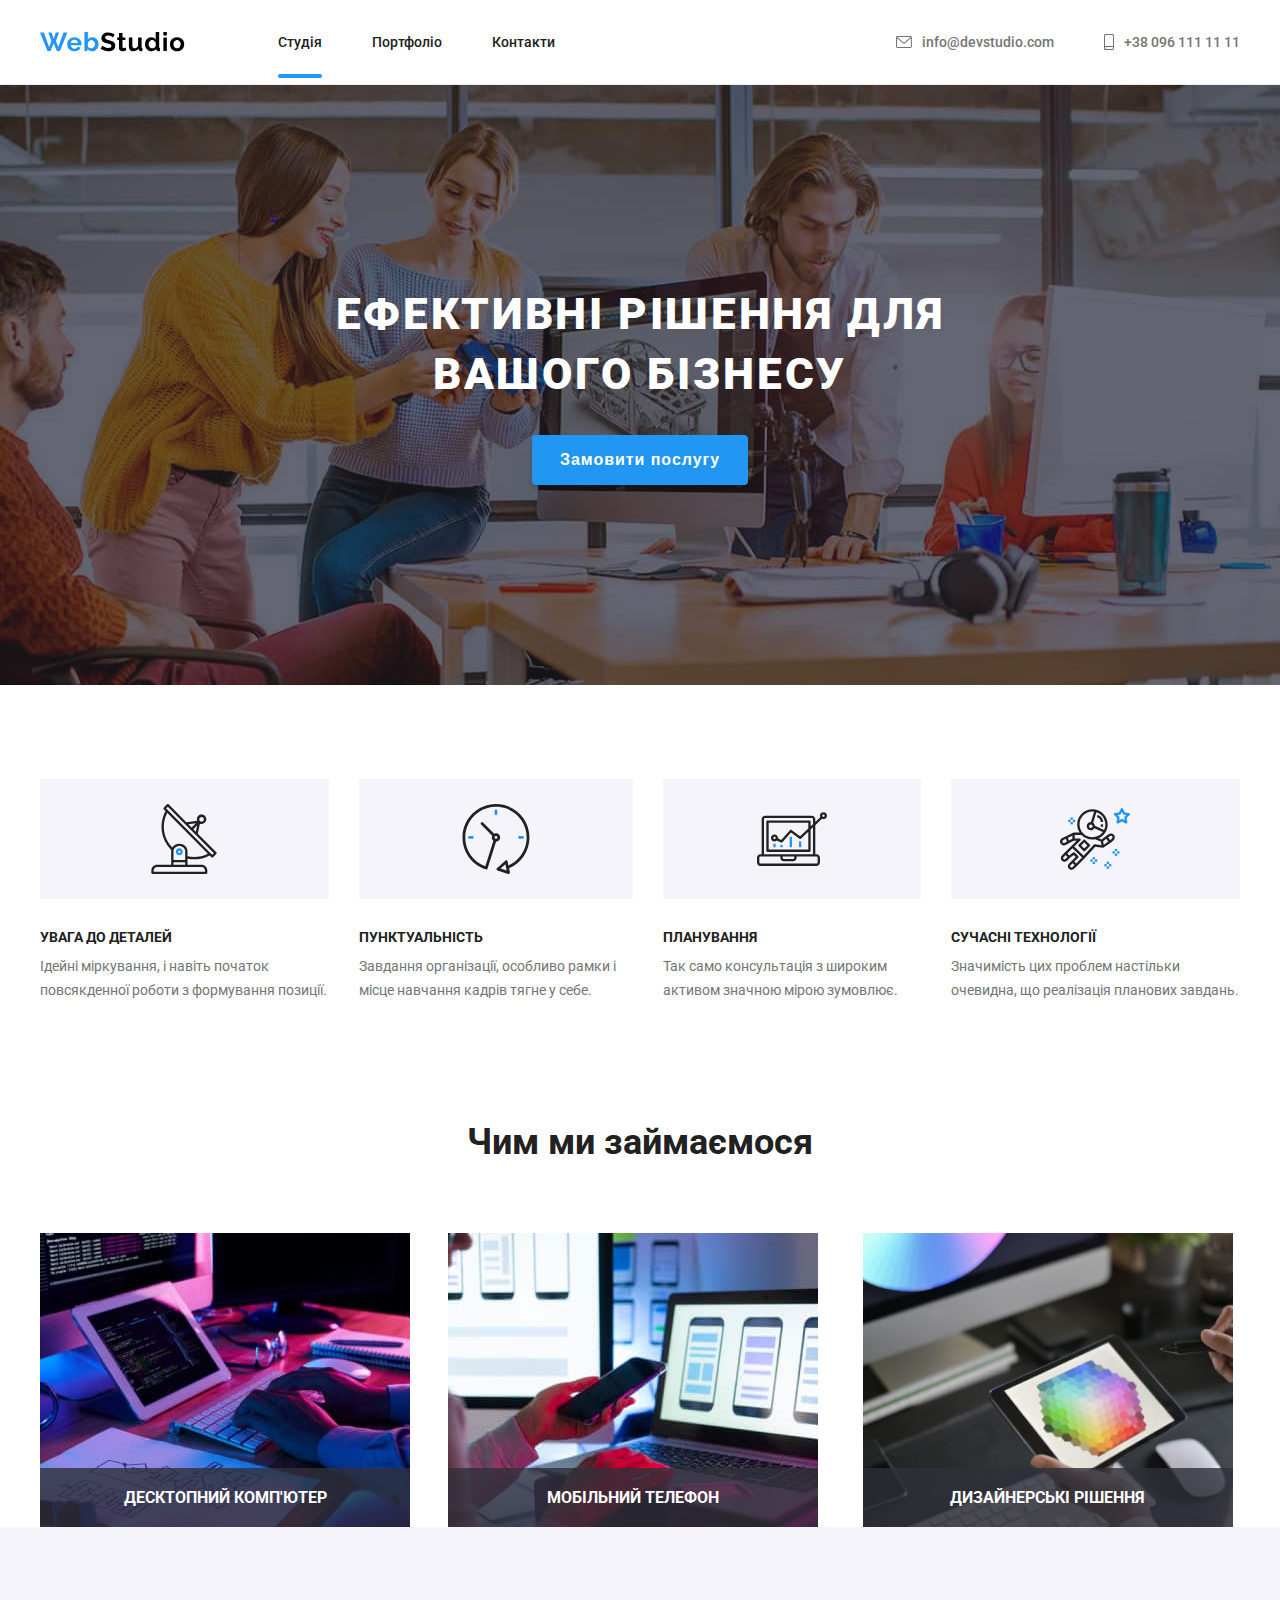
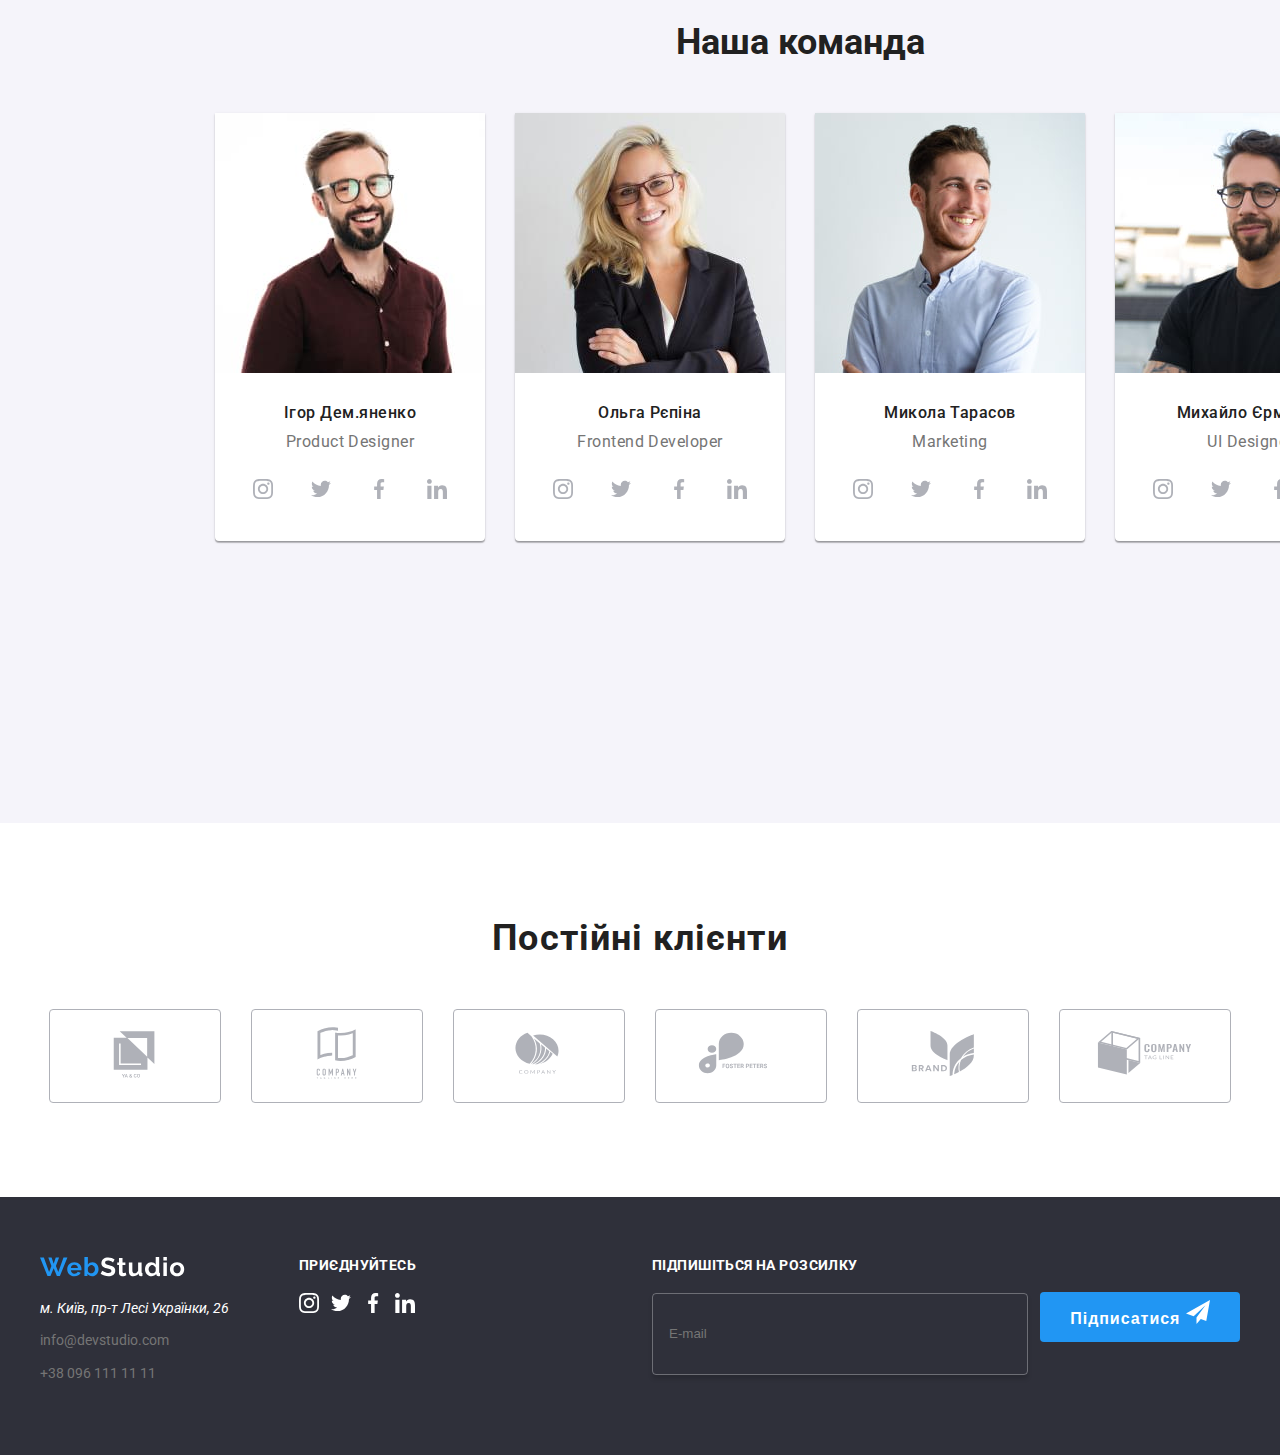
<file: index.html>
<!DOCTYPE html>
<html lang="uk">
  <head>
    <meta charset="UTF-8" />
    <meta name="viewport" content="width=device-width, initial-scale=1.0" />
    <title>WebStudio</title>
    <link rel="preconnect" href="https://fonts.googleapis.com" />
    <link rel="preconnect" href="https://fonts.gstatic.com" crossorigin />
    <link
      href="https://fonts.googleapis.com/css2?family=Roboto:wght@400;500;700;900&display=swap"
      rel="stylesheet"
    />
    <link
      rel="stylesheet"
      href="https://cdnjs.cloudflare.com/ajax/libs/modern-normalize/2.0.0/modern-normalize.css"
      integrity="sha512-gA2Bvu0/hw4oj0Lp8ZHjK+o3S4BE5m8d/wNVy6ktKLhHKPpWLQwv9ixzuWirWOakoJqlBdePq2NhoCaUOQ5npQ=="
      crossorigin="anonymous"
      referrerpolicy="no-referrer"
    />
    <link rel="stylesheet" href="./src/css/main.css" />
  </head>
  <body>
    <!-- menu -->
    <header class="header">
      <div class="container header__container">
        <a href="#" class="logo"
          ><img class="logo__image" src="./src/img/logo.svg" alt="WebStudio"
        /></a>
        <nav class="nav">
          <ul class="nav__list">
            <li class="nav__item">
              <a class="nav__link nav__link--current" href="#">Студія</a>
            </li>
            <li class="nav__item">
              <a class="nav__link" href="./src/pages/portfolio.html"
                >Портфоліо</a
              >
            </li>
            <li class="nav__item">
              <a class="nav__link" href="#">Контакти</a>
            </li>
          </ul>
        </nav>
        <div class="contacts">
          <ul class="contacts__list">
            <li class="contacts__item">
              <a class="contacts__link" href="mailto:info@devstudio.com"
                ><svg class="contacts__icon contacts__icon--email">
                  <use href="./src/img/symbol-defs.svg#icon-emailcons"></use>
                </svg>
                info@devstudio.com</a
              >
            </li>
            <li class="contacts__item">
              <a class="contacts__link" href="tel:+380961111111">
                <svg class="contacts__icon contacts__icon--tel">
                  <use href="./src/img/symbol-defs.svg#icon-smartphone"></use>
                </svg>
                +38 096 111 11 11</a
              >
            </li>
          </ul>
        </div>
      </div>
    </header>
    <!-- end menu -->
    <main class="main">
      <!-- main head -->
      <section class="hero">
        <div class="container hero__container">
          <h2 class="hero__title">Ефективні рішення для вашого бізнесу</h2>
          <button class="hero__btn btn" data-modal-open>
            Замовити послугу
          </button>
        </div>
      </section>
      <!-- end main head -->
      <!-- modal window -->

      <div class="backdrop is-hidden" data-modal>
        <div class="modal">
          <button class="modal__button" data-modal-close type="button">
            <svg class="modal__icon">
              <use href="./src/img/symbol-defs.svg#icon-dagger"></use>
            </svg>
          </button>

          <h2 class="modal__title">Залиште свої дані, ми вам передзвонимо</h2>
          <form class="contact-form" action="#">
            <div class="contact-form__group">
              <label class="contact-form__label" for="username">Ім'я</label>
              <div class="contact-form__field">
                <svg class="contact-form__icon">
                  <use href="./src/img/symbol-defs.svg#icon-people"></use>
                </svg>
                <input
                  class="contact-form__input"
                  id="username"
                  name="name"
                  type="text"
                />
              </div>
            </div>

            <div class="contact-form__group">
              <label class="contact-form__label" for="phone">Телефон</label>
              <div class="contact-form__field">
                <svg class="contact-form__icon">
                  <use href="./src/img/symbol-defs.svg#icon-tel"></use>
                </svg>
                <input
                  class="contact-form__input"
                  id="phone"
                  name="phone"
                  type="text"
                />
              </div>
            </div>
            <div class="contact-form__group">
              <label class="contact-form__label" for="email">Адреса</label>
              <div class="contact-form__field">
                <svg class="contact-form__icon">
                  <use href="./src/img/symbol-defs.svg#icon-em"></use>
                </svg>
                <input
                  class="contact-form__input"
                  id="email"
                  name="email"
                  type="email"
                />
              </div>
            </div>
            <div class="contact-form__group">
              <label class="contact-form__label" for="comment">Коментар</label>
              <div class="contact-form__field">
                <textarea
                  class="contact-form__comment"
                  id="comment"
                  name="comment"
                  type="comment"
                  placeholder="Введіть текст"
                >
                </textarea>
              </div>
            </div>
            <div class="contact-form__group">
              <label class="contact-form__condition">
                <input
                  class="contact-form__checkbox"
                  type="checkbox"
                  id="check"
                  name="check"
                />
                <span class="contact-form__text">
                  Погоджуюся з розсилкою та приймаю
                </span>
                <a class="contact-form__link" href="Умови договору"
                  >Умови договору</a
                >
              </label>
            </div>
            <button class="contact-form__btn btn" type="submit">
              Відправити
            </button>
          </form>
        </div>
      </div>
      <!-- end modal window -->

      <!-- features -->
      <section class="features">
        <div class="container">
          <ul class="features__list">
            <li class="features__item">
              <h3 class="features__title">Увага до деталей</h3>
              <p class="features__text">
                Ідейні міркування, і навіть початок повсякденної роботи з
                формування позиції.
              </p>
            </li>
            <li class="features__item">
              <h3 class="features__title">Пунктуальність</h3>
              <p class="features__text">
                Завдання організації, особливо рамки і місце навчання кадрів
                тягне у себе.
              </p>
            </li>
            <li class="features__item">
              <h3 class="features__title">Планування</h3>
              <p class="features__text">
                Так само консультація з широким активом значною мірою зумовлює.
              </p>
            </li>
            <li class="features__item">
              <h3 class="features__title">Сучасні технології</h3>
              <p class="features__text">
                Значимість цих проблем настільки очевидна, що реалізація
                планових завдань.
              </p>
            </li>
          </ul>
        </div>
      </section>
      <!-- features end -->
      <!-- work -->

      <!-- work 2-->
      <section class="work">
        <div class="container">
          <h2 class="work__title">Чим ми займаємося</h2>

          <ul class="work__list">
            <li class="work__item">
              <img
                class="work__img"
                src="./src/img/studio/tablet.jpg"
                alt="Десктопний комп'ютер"
              />
              <div class="work__overlay overlay-work">
                <span class="overlay-work__text">Десктопний комп'ютер</span>
              </div>
            </li>

            <ul class="work__list">
              <li class="work__item">
                <img
                  class="work__img"
                  src="./src/img/studio/mobile-phone.jpg"
                  alt="Мобільний телефон"
                />
                <div class="work__overlay overlay-work">
                  <span class="overlay-work__text">Мобільний телефон</span>
                </div>
              </li>
            </ul>

            <ul class="work__list">
              <li class="work__item">
                <img
                  class="work__img"
                  src="./src/img/studio/design-solutions.jpg"
                  alt="Дизайнерські рішення"
                />
                <div class="work__overlay overlay-work">
                  <span class="overlay-work__text">Дизайнерські рішення</span>
                </div>
              </li>
            </ul>
          </ul>
        </div>
      </section>

      <!-- work end -->
      <!-- team -->
      <section class="team">
        <div class="container">
          <h2 class="team__title">Наша команда</h2>
          <div class="team__workers">
            <article class="team-worker">
              <img
                class="team-worker__img"
                src="./src/img/studio/ihor-demyanenko.jpg"
                alt="Product Designer"
              />
              <p class="team-worker__name">Ігор Дем.яненко</p>
              <p class="team-worker__position">Product Designer</p>
              <ul class="social">
                <li class="social__item">
                  <a class="social__link" href="#">
                    <svg class="social__icon">
                      <use
                        href="./src/img/symbol-defs.svg#icon-instagram"
                      ></use>
                    </svg>
                  </a>
                </li>
                <li class="social__item">
                  <a class="social__link" href="#">
                    <svg class="social__icon">
                      <use href="./src/img/symbol-defs.svg#icon-twitter"></use>
                    </svg>
                  </a>
                </li>
                <li class="social__item">
                  <a class="social__link" href="#">
                    <svg class="social__icon">
                      <use href="./src/img/symbol-defs.svg#icon-facebook"></use>
                    </svg>
                  </a>
                </li>
                <li class="social__item">
                  <a class="social__link" href="#">
                    <svg class="social__icon">
                      <use href="./src/img/symbol-defs.svg#icon-linkedin"></use>
                    </svg>
                  </a>
                </li>
              </ul>
            </article>
            <article class="team-worker">
              <img
                class="team-worker__img"
                src="./src/img/studio/olga-repina.jpg"
                alt="Frontend Developer"
              />
              <p class="team-worker__name">Ольга Рєпіна</p>
              <p class="team-worker__position">Frontend Developer</p>
              <ul class="social">
                <li class="social__item">
                  <a class="social__link" href="#">
                    <svg class="social__icon">
                      <use
                        href="./src/img/symbol-defs.svg#icon-instagram"
                      ></use>
                    </svg>
                  </a>
                </li>
                <li class="social__item">
                  <a class="social__link" href="#">
                    <svg class="social__icon">
                      <use href="./src/img/symbol-defs.svg#icon-twitter"></use>
                    </svg>
                  </a>
                </li>
                <li class="social__item">
                  <a class="social__link" href="#">
                    <svg class="social__icon">
                      <use href="./src/img/symbol-defs.svg#icon-facebook"></use>
                    </svg>
                  </a>
                </li>
                <li class="social__item">
                  <a class="social__link" href="#">
                    <svg class="social__icon">
                      <use href="./src/img/symbol-defs.svg#icon-linkedin"></use>
                    </svg>
                  </a>
                </li>
              </ul>
            </article>
            <article class="team-worker">
              <img
                class="team-worker__img"
                src="./src/img/studio/mykola-tarasov.jpg"
                alt="Marketing"
              />
              <p class="team-worker__name">Микола Тарасов</p>
              <p class="team-worker__position">Marketing</p>
              <ul class="social">
                <li class="social__item">
                  <a class="social__link" href="#">
                    <svg class="social__icon">
                      <use
                        href="./src/img/symbol-defs.svg#icon-instagram"
                      ></use>
                    </svg>
                  </a>
                </li>
                <li class="social__item">
                  <a class="social__link" href="#">
                    <svg class="social__icon">
                      <use href="./src/img/symbol-defs.svg#icon-twitter"></use>
                    </svg>
                  </a>
                </li>
                <li class="social__item">
                  <a class="social__link" href="#">
                    <svg class="social__icon">
                      <use href="./src/img/symbol-defs.svg#icon-facebook"></use>
                    </svg>
                  </a>
                </li>
                <li class="social__item">
                  <a class="social__link" href="#">
                    <svg class="social__icon">
                      <use href="./src/img/symbol-defs.svg#icon-linkedin"></use>
                    </svg>
                  </a>
                </li>
              </ul>
            </article>
            <article class="team-worker">
              <img
                class="team-worker__img"
                src="./src/img/studio/mykhailo-yermakov.jpg"
                alt="UI Designer"
              />
              <p class="team-worker__name">Михайло Єрмаков</p>
              <p class="team-worker__position">UI Designer</p>
              <ul class="social">
                <li class="social__item">
                  <a class="social__link" href="#">
                    <svg class="social__icon">
                      <use
                        href="./src/img/symbol-defs.svg#icon-instagram"
                      ></use>
                    </svg>
                  </a>
                </li>
                <li class="social__item">
                  <a class="social__link" href="#">
                    <svg class="social__icon">
                      <use href="./src/img/symbol-defs.svg#icon-twitter"></use>
                    </svg>
                  </a>
                </li>
                <li class="social__item">
                  <a class="social__link" href="#">
                    <svg class="social__icon">
                      <use href="./src/img/symbol-defs.svg#icon-facebook"></use>
                    </svg>
                  </a>
                </li>
                <li class="social__item">
                  <a class="social__link" href="#">
                    <svg class="social__icon">
                      <use href="./src/img/symbol-defs.svg#icon-linkedin"></use>
                    </svg>
                  </a>
                </li>
              </ul>
            </article>
          </div>
        </div>
      </section>
      <section class="customers__regular">
        <div class="customers__section">
          <h2 class="customers__title">Постійні клієнти</h2>
          <ul class="customers__item">
            <li class="customers__list">
              <a class="customers__card" href="#">
                <svg class="customers__images">
                  <use href="./src/img/symbol-defs.svg#icon-logo-01"></use>
                </svg>
              </a>
            </li>

            <li class="customers__list">
              <a class="customers__card" href="#">
                <svg class="customers__images">
                  <use href="./src/img/symbol-defs.svg#icon-logo-02"></use>
                </svg>
              </a>
            </li>

            <li class="customers__list">
              <a class="customers__card" href="#">
                <svg class="customers__images">
                  <use href="./src/img/symbol-defs.svg#icon-logo-03"></use>
                </svg>
              </a>
            </li>

            <li class="customers__list">
              <a class="customers__card" href="#">
                <svg class="customers__images">
                  <use href="./src/img/symbol-defs.svg#icon-logo-04"></use>
                </svg>
              </a>
            </li>

            <li class="customers__list">
              <a class="customers__card" href="#">
                <svg class="customers__images">
                  <use href="./src/img/symbol-defs.svg#icon-logo-05"></use>
                </svg>
              </a>
            </li>

            <li class="customers__list">
              <a class="customers__card" href="#">
                <svg class="customers__images">
                  <use href="./src/img/symbol-defs.svg#icon-logo-06"></use>
                </svg>
              </a>
            </li>
          </ul>
        </div>
      </section>
      <!-- team end -->
    </main>
    <!-- footer -->
    <footer class="footer">
      <div class="container footer__container">
        <div class="footer__logocontact">
          <div class="footer__logo">
            <a href="#"
              ><img
                class="footer__images"
                src="./src/img/footer-logo.svg"
                alt="WebStudio"
            /></a>
          </div>
          <div class="footer__contact">
            <ul class="contact__info">
              <li class="contact__item">
                <address class="contact__address">
                  м. Київ, пр-т Лесі Українки, 26
                </address>
              </li>
              <li class="contact__item">
                <a class="contact__link" href="mailto:info@devstudio.com"
                  >info@devstudio.com</a
                >
              </li>
              <li class="contact__item">
                <a class="contact__link" href="tel:+380961111111"
                  >+38 096 111 11 11</a
                >
              </li>
            </ul>
          </div>
        </div>
        <div class="footer__accession">
          <h2 class="accession__title">приєднуйтесь</h2>
          <ul class="accession__item">
            <li class="accession__list">
              <a class="accession__link" href="#">
                <svg class="accession__images">
                  <use href="./src/img/symbol-defs.svg#icon-instagram"></use>
                </svg>
              </a>
            </li>
            <li class="accession__list">
              <a class="accession__link" href="#">
                <svg class="accession__images">
                  <use href="./src/img/symbol-defs.svg#icon-twitter"></use>
                </svg>
              </a>
            </li>
            <li class="accession__list">
              <a class="accession__link" href="#">
                <svg class="accession__images">
                  <use href="./src/img/symbol-defs.svg#icon-facebook"></use>
                </svg>
              </a>
            </li>
            <li class="accession__list">
              <a class="accession__link" href="#">
                <svg class="accession__images">
                  <use href="./src/img/symbol-defs.svg#icon-linkedin"></use>
                </svg>
              </a>
            </li>
          </ul>
        </div>
        <div class="footer__write">
          <h2 class="footer__title">Підпишіться на розсилку</h2>
          <form>
            <label class="footer__info" for="email" hidden>Адреса</label>
            <input
              class="footer__writer"
              id="email"
              name="email"
              type="text"
              placeholder="E-mail"
            />
          </form>
        </div>

        <div class="button__footer">
          <button class="footer__button">
            Підписатися
            <svg class="footer__svg">
              <use href="./src/img/symbol-defs.svg#icon-telegram"></use>
            </svg>
          </button>
        </div>
      </div>
    </footer>
    <!-- footer end -->
    <script src="./src/js/modal.js"></script>
  </body>
</html>
</file>
<file: src/css/main.css>
:root {
  --colorBackgroundPrimary: #2f303a;
  --colorTextPrimary: #212121;
  --colorTextSecondary: #757575;
  --colorTextTertiary: #ffffff;
  --colorBackgroundSecondary: #f5f4fa;
  --colorTextAdditional: #eeeeee;
  --colorHover: #2196f3;
  --colorLine: #ececec;
}

* {
  margin: 0;
  padding: 0;
}

a {
  text-decoration: none;
}

ul {
  list-style: none;
}

input {
  border: none;
  outline: none;
}

body {
  font-family: "Roboto", sans-serif;
  font-weight: 400;
  font-size: 14px;
}

img {
  display: block;
  width: 100%;
  height: 100%;
}

.customers__title {
  font-weight: 700;
  font-size: 36px;
  letter-spacing: 0.03em;
  text-align: center;
  color: var(--colorTextPrimary);
  padding-top: 94px;
  cursor: pointer;
}

@keyframes spin {
  0% {
    transform: rotate(0deg);
  }
  100% {
    transform: rotate(360deg);
  }
}
.rotate {
  animation: spin 2s cubic-bezier(0.4, 0, 0.2, 1) 1;
}

.customers__item {
  display: flex;
  gap: 30px;
  justify-content: center;
  padding-bottom: 94px;
  padding-top: 50px;
}

.customers__list {
  border: 1px solid #afb1b8;
  border-radius: 4px;
  width: 170px;
  height: 92px;
  display: flex;
  justify-content: center;
  align-items: center;
  transition-duration: 250ms;
  transition-timing-function: cubic-bezier(0.4, 0, 0.2, 1);
  transition-property: border-color;
}

.customers__images {
  width: 106px;
  height: 60px;
  fill: #afb1b8;
  transition-duration: 250ms;
  transition-timing-function: cubic-bezier(0.4, 0, 0.2, 1);
  transition-property: fill;
}

.customers__list:hover {
  border-color: var(--colorHover);
}

.customers__images:hover {
  fill: var(--colorHover);
}

.features {
  padding-top: 94px;
  padding-bottom: 118px;
}

.features__item::before {
  content: "";
  display: block;
  height: 120px;
  background-color: var(--colorBackgroundSecondary);
  background-image: url(../img/studio/attention-to-deta.svg);
  background-repeat: no-repeat;
  background-position: center;
  margin-bottom: 30px;
}

.features__item:nth-child(2)::before {
  background-image: url(../img/studio/punctuality.svg);
}

.features__item:nth-child(3)::before {
  background-image: url(../img/studio/planning.svg);
}

.features__item:nth-child(4)::before {
  background-image: url(../img/studio/modern-technology.svg);
}

.features__list {
  display: flex;
  justify-content: space-between;
  -moz-column-gap: 30px;
       column-gap: 30px;
}

.features__title {
  text-transform: uppercase;
  padding-bottom: 10px;
  font-weight: 700;
  font-size: 14px;
  color: var(--colorTextPrimary);
}

.features__text {
  font-weight: 400;
  line-height: 1.71;
  font-size: 14px;
  color: var(--colorTextSecondary);
}

.header {
  font-size: 14px;
  font-weight: 500;
  border-bottom: 1px solid var(--colorLine);
  padding-top: 32px;
  padding-bottom: 32px;
}

.header__container {
  display: flex;
  -moz-column-gap: 93px;
       column-gap: 93px;
  align-items: center;
}

.nav__list {
  display: flex;
  justify-content: space-between;
  align-items: center;
  -moz-column-gap: 50px;
       column-gap: 50px;
}

.nav__link {
  color: var(--colorTextPrimary);
  transition-property: color;
  transition-duration: 250ms;
  transition-timing-function: cubic-bezier(0.4, 0, 0.2, 1);
  position: relative;
}

.nav__link:hover {
  color: var(--colorHover);
}

.nav__link::after {
  content: "";
  position: absolute;
  left: 0;
  bottom: -28px;
  width: 100%;
  height: 4px;
  border-radius: 2px;
  background-color: var(--colorHover);
  opacity: 0;
  transition-duration: 250ms;
  transition-timing-function: cubic-bezier(0.4, 0, 0.2, 1);
  transition-property: opacity;
}

.nav__link:hover::after {
  opacity: 1;
}

.nav__link--current::after {
  opacity: 1;
}

.hero {
  background-image: linear-gradient(to right, rgba(45, 46, 54, 0.4), rgba(45, 46, 54, 0.4)), url(../img/studio/background-hero.jpg);
  padding-top: 200px;
  padding-bottom: 200px;
  background-repeat: no-repeat;
  background-size: cover;
  background-position: center;
}

.hero__container {
  display: flex;
  flex-direction: column;
  justify-content: center;
  align-items: center;
  row-gap: 30px;
}

.hero__title {
  max-width: 696px;
  font-weight: 900;
  line-height: 1.36;
  font-size: 44px;
  line-height: 1.36;
  letter-spacing: 0.06em;
  text-transform: uppercase;
  color: #ffffff;
  width: 696px;
  text-align: center;
  display: inline-block;
  cursor: pointer;
  transition-duration: 250ms;
  transition-timing-function: cubic-bezier(0.4, 0, 0.2, 1);
  transition-property: animation;
}

.hero__title:hover {
  animation: disappearReappear 0.5s ease-in-out;
}

.backdrop {
  position: fixed;
  top: 0;
  left: 0;
  width: 100%;
  height: 100%;
  background-color: rgba(0, 0, 0, 0.5);
  opacity: 1;
  transition-property: opacity;
  transition-duration: 0.5s;
  transition-timing-function: ease;
}

.backdrop.is-hidden {
  opacity: 0;
  pointer-events: none;
}

.backdrop.is-hidden .modal {
  transform: translate(-50%, -50%) scale(0);
  transform: scale(1);
}

.modal {
  background-color: white;
  position: absolute;
  left: 50%;
  top: 50%;
  width: 528px;
  height: 581px;
  transform: translate(-50%, -50%);
  transition-property: transform;
  transition-duration: 0.5s;
  transition-timing-function: linear;
  padding-top: 40px;
}

.modal__button {
  position: absolute;
  right: 10px;
  top: 10px;
  padding: 6px;
  border: 1px solid rgba(255, 255, 255, 0.1);
  border-radius: 50%;
  background-color: transparent;
}

.modal__icon {
  width: 18px;
  height: 18px;
}

.team {
  background-color: var(--colorBackgroundSecondary);
  padding-top: 94px;
  padding-bottom: 94px;
  width: 1600px;
  height: 708px;
  margin: 0 auto;
}

.team__title {
  font-weight: 700;
  font-size: 36px;
  color: var(--colorTextPrimary);
  text-align: center;
  padding-bottom: 50px;
  transition: transform 0.5s ease-in-out;
  cursor: pointer;
}

.team__title:hover {
  animation: rotate 0.5s ease-in-out forwards;
}

@keyframes rotate {
  0% {
    transform: rotate(0deg);
  }
  100% {
    transform: rotate(360deg);
  }
}
.team__workers {
  display: flex;
  justify-content: center;
  align-items: stretch;
  -moz-column-gap: 30px;
       column-gap: 30px;
}

.team-worker {
  width: 280px;
  background-color: var(--colorTextTertiary);
  text-align: center;
  border-radius: 0 0 4px 4px;
  overflow: hidden;
  width: 270px;
  height: 428px;
  box-shadow: 0 2px 1px 0 rgba(0, 0, 0, 0.2), 0 1px 1px 0 rgba(0, 0, 0, 0.14), 0 1px 3px 0 rgba(0, 0, 0, 0.12);
  background: var(--colorTextTertiary);
}

.team-worker__img {
  width: 100%;
  height: auto;
  -o-object-fit: cover;
     object-fit: cover;
}

.team-worker__name {
  font-weight: 500;
  font-size: 16px;
  letter-spacing: 0.03em;
  text-align: center;
  color: var(--colorTextPrimary);
  padding-top: 30px;
}

.team-worker__position {
  font-weight: 400;
  padding-top: 10px;
  color: var(--colorTextSecondary);
  margin-bottom: 20px;
  font-weight: 400;
  font-size: 16px;
  letter-spacing: 0.03em;
  text-align: center;
}

.social {
  display: flex;
  gap: 22px;
  justify-content: center;
  padding-bottom: 20px;
}

.social__link {
  width: 36px;
  height: 36px;
  border-radius: 50%;
  display: flex;
  justify-content: center;
  align-items: center;
  background-color: rgba(255, 255, 255, 0.1);
  transition: background-color 250ms cubic-bezier(0.4, 0, 0.2, 1);
}

.social__icon {
  width: 20px;
  height: 20px;
  fill: #afb1b8;
  transition: fill 250ms cubic-bezier(0.4, 0, 0.2, 1);
}

.social__link:hover {
  background-color: var(--colorHover);
}

.social__link:hover .social__icon {
  fill: var(--colorTextTertiary);
}

.work__title {
  font-weight: 700;
  font-size: 36px;
  color: var(--colorTextPrimary);
  text-align: center;
  padding-bottom: 50px;
  cursor: pointer;
  transition: transform 3s ease-in-out;
  transition-duration: 250ms;
  transition-timing-function: cubic-bezier(0.4, 0, 0.2, 1);
  transition-property: transform;
  margin-bottom: 20px;
}

.work__title:hover {
  transform: skew(20deg, 10deg);
}

.work__list {
  display: flex;
  justify-content: space-between;
  gap: 30px;
  max-width: 1600px;
  margin: 0 auto;
  padding: 0;
  list-style: none;
}

.work__item {
  position: relative;
  overflow: hidden;
  width: 370px;
  height: 294px;
}

.work__img {
  width: 100%;
  height: 100%;
  -o-object-fit: cover;
     object-fit: cover;
}

.work__overlay {
  position: absolute;
  bottom: 0;
  left: 0;
  width: 100%;
  background: rgba(47, 48, 58, 0.8);
  color: #fff;
  text-align: center;
  padding: 20px 0;
  text-transform: uppercase;
}

.overlay-work__text {
  font-size: 16px;
  font-weight: bold;
}

.container {
  max-width: 1200px;
  padding-left: 15px;
  padding-right: 15px;
  margin-left: auto;
  margin-right: auto;
}

.footer {
  font-weight: 400;
  background-color: var(--colorBackgroundPrimary);
  color: var(--colorTextTertiary);
  padding-top: 60px;
  padding-bottom: 60px;
}

.footer__accession {
  padding-left: 70px;
}

.footer__container {
  display: flex;
  justify-content: space-between;
}

.footer__logo,
.footer__accession {
  flex: 1;
}

.footer__logo {
  display: flex;
  padding-bottom: 20px;
}

.footer__title {
  font-weight: 700;
  font-size: 14px;
  letter-spacing: 0.03em;
  text-transform: uppercase;
  color: var(--colorTextTertiary);
  margin-bottom: 20px;
}

.footer__info {
  margin-bottom: 20px;
}

.footer__writer {
  border: 1px solid rgba(255, 255, 255, 0.3);
  border-radius: 4px;
  width: 358px;
  height: 50px;
  box-shadow: 0 4px 4px 0 rgba(0, 0, 0, 0.15);
  background: rgba(33, 150, 243, 0);
  padding-top: 15px;
  padding-bottom: 15px;
  padding-left: 16px;
}

.footer__button {
  border-radius: 4px;
  width: 200px;
  height: 50px;
  background: #2196f3;
  font-weight: 700;
  font-size: 16px;
  line-height: 187%;
  letter-spacing: 0.06em;
  text-align: center;
  color: #fff;
  border: none;
  margin-top: 35px;
  margin-left: 12px;
}

.footer__svg {
  width: 24px;
  height: 24px;
  fill: var(--colorTextTertiary);
}

.accession__title {
  font-weight: 700;
  font-size: 14px;
  letter-spacing: 0.03em;
  text-transform: uppercase;
  color: var(--colorTextTertiary);
  padding-bottom: 20px;
}

.accession__item {
  display: flex;
  gap: 12px;
}

.accession__card {
  width: 44px;
  height: 44px;
  border-radius: 50%;
  display: flex;
  justify-content: center;
  align-items: center;
  fill: green;
  transition-duration: 250ms;
  transition-timing-function: cubic-bezier(0.4, 0, 0.2, 1);
  transition-property: fill;
}

.accession__images {
  width: 20px;
  height: 20px;
  fill: #ffffff;
}

.accession__card:hover {
  fill: #2196f3;
}

.backdrop {
  position: fixed;
  top: 0;
  left: 0;
  width: 100vw;
  height: 100vh;
  background: rgba(0, 0, 0, 0.5);
  display: flex;
  justify-content: center;
  align-items: center;
  z-index: 10;
  opacity: 1;
  visibility: visible;
  transition: opacity 0.3s, visibility 0.3s;
}

.backdrop.is-hidden {
  opacity: 0;
  visibility: hidden;
}

.hero__btn {
  border-radius: 4px;
  width: 216px;
  height: 50px;
  box-shadow: 0 4px 4px 0 rgba(0, 0, 0, 0.15);
  background: #2196f3;
  border: 0;
  font-weight: 700;
  font-size: 16px;
  line-height: 187%;
  letter-spacing: 0.06em;
  text-align: center;
  color: #fff;
}

.modal {
  position: fixed;
  top: 50%;
  left: 50%;
  transform: translate(-50%, -50%);
  max-width: 500px;
  width: 100%;
  padding: 20px;
  background-color: white;
  box-shadow: 0 4px 15px rgba(0, 0, 0, 0.3);
  z-index: 1000;
}

.modal__button {
  position: absolute;
  top: 10px;
  right: 10px;
  background: none;
  border: none;
  cursor: pointer;
}

.modal__icon {
  width: 16px;
  height: 16px;
  fill: #333;
}

.modal__title {
  font-size: 20px;
  font-weight: 600;
  margin-bottom: 20px;
  text-align: center;
}

.contact-form {
  display: flex;
  flex-direction: column;
  align-items: center;
}

.contact-form__group {
  width: 100%;
  margin-bottom: 20px;
}

.contact-form__label {
  display: block;
  font-size: 14px;
  margin-bottom: 5px;
  color: #333;
}

.contact-form__field {
  position: relative;
  display: flex;
  align-items: center;
}

.contact-form__icon {
  position: absolute;
  left: 10px;
  width: 16px;
  height: 16px;
  fill: #333;
}

.contact-form__input,
.contact-form__comment {
  width: 100%;
  padding: 10px 10px 10px 35px;
  font-size: 14px;
  color: #333;
  border: 1px solid #ccc;
  border-radius: 4px;
  outline: none;
}

.contact-form__input:focus,
.contact-form__comment:focus {
  border-color: #007bff;
}

.contact-form__comment {
  resize: vertical;
  min-height: 80px;
}

.contact-form__condition {
  display: flex;
  align-items: center;
  font-size: 14px;
  color: #333;
}

.contact-form__checkbox {
  margin-right: 8px;
}

.contact-form__text {
  font-size: 14px;
  color: #333;
}

.contact-form__link {
  color: #007bff;
  text-decoration: none;
  font-size: 14px;
  margin-left: 4px;
}

.contact-form__btn {
  width: 100%;
  padding: 10px;
  background-color: #007bff;
  color: #fff;
  font-size: 16px;
  font-weight: 600;
  border: none;
  border-radius: 4px;
  cursor: pointer;
  text-align: center;
  margin-top: 15px;
  transition: background-color 0.3s;
}

.contact-form__btn:hover {
  background-color: #0056b3;
}

.contacts__icon--email {
  width: 16px;
  height: 12px;
}

.contacts__icon--tel {
  width: 10px;
  height: 16px;
}

.contacts__icon {
  fill: var(--colorTextSecondary);
  transition-duration: 250ms;
  --transition-timing: cubic-bezier(0.4, 0, 0.2, 1);
}

.contacts__link {
  color: var(--colorTextSecondary);
  display: flex;
  align-items: center;
  gap: 10px;
  transition-duration: 250ms;
  transition-timing-function: cubic-bezier(0.4, 0, 0.2, 1);
  transition-property: color;
}

.contact__link:hover .contact-icon {
  fill: var(--colorHover);
}

.contact__link:hover {
  color: var(--colorHover);
}

.contacts {
  display: flex;
  -moz-column-gap: 8px;
       column-gap: 8px;
  margin-left: auto;
}

.contacts__list {
  display: flex;
  justify-content: space-between;
  align-items: center;
  -moz-column-gap: 50px;
       column-gap: 50px;
  margin: auto;
}

.portfolio__all {
  padding-top: 94px;
  padding-bottom: 50px;
  display: flex;
  justify-content: center;
  -moz-column-gap: 8px;
       column-gap: 8px;
  margin: 0 auto;
}

.portfolio__filter {
  border-radius: 4px;
  box-shadow: 0 2px 2px 0 rgba(0, 0, 0, 0.12), 0 1px 2px 0 rgba(0, 0, 0, 0.08), 0 3px 1px 0 rgba(0, 0, 0, 0.1);
  padding: 10px 32px;
  font-weight: 500;
  line-height: 1.62;
  font-size: 16px;
  color: var(--colorTextPrimary);
  border: none;
  transition-duration: 250ms;
  transition-timing-function: cubic-bezier(0.4, 0, 0.2, 1);
  transition-property: background-color;
}

.portfolio__filter:hover {
  background-color: #2196f3;
  color: #ffffff;
  box-shadow: 0 2px 2px 0 rgba(0, 0, 0, 0.12), 0 1px 2px 0 rgba(0, 0, 0, 0.08), 0 3px 1px 0 rgba(0, 0, 0, 0.1);
}

.portfolio__info {
  display: flex;
  flex-wrap: wrap;
  row-gap: 30px;
  padding-bottom: 94px;
  -moz-column-gap: 30px;
       column-gap: 30px;
}

.portfolio-info__card {
  width: calc(33.33% - 30px);
  -moz-column-gap: 30px;
       column-gap: 30px;
  background: var(--colorTextTertiary);
  border: 1px solid var(--colorTextAdditional);
  position: relative;
  overflow: hidden;
  transition-duration: 250ms;
  transition-timing-function: cubic-bezier(0.4, 0, 0.2, 1);
  transition-property: bottom;
}

.image-container {
  position: relative;
  overflow: hidden;
}

.portfolio__picture {
  flex-basis: calc((100% - 30px) / 3);
  max-width: 100%;
}

.portfolio__overlay {
  position: absolute;
  bottom: -100%;
  left: 0;
  width: 100%;
  height: 100%;
  background-color: rgba(33, 149, 243, 0.9);
  transition-property: bottom;
  transition-duration: 250ms;
  transition-timing-function: cubic-bezier(0.4, 0, 0.2, 1);
  transition-property: bottom;
}

.portfolio__overlay-text {
  font-weight: 400;
  font-size: 18px;
  line-height: 156%;
  letter-spacing: 0.03em;
}

.portfolio-info__card:hover .portfolio__overlay,
.portfolio-info__card:focus-within .portfolio__overlay {
  bottom: 0;
}

.portfolio-info__card:hover {
  box-shadow: 1px 4px 6px 0 rgba(0, 0, 0, 0.16), 0 4px 4px 0 rgba(0, 0, 0, 0.06), 0 1px 1px 0 rgba(0, 0, 0, 0.12);
}

.portfolio__title {
  font-weight: 700;
  line-height: 2;
  font-size: 18px;
  color: var(--colorTextPrimary);
  padding-top: 20px;
}

.portfolio__text {
  font-weight: 400;
  line-height: 1.87;
  font-size: 16px;
  color: var(--colorTextSecondary);
}

.contact__item {
  line-height: 1.71;
  font-size: 14px;
  padding-bottom: 9px;
}

.contact__adress {
  font-size: 14px;
}

.contact__link {
  color: var(--colorTextSecondary);
}
</file>
